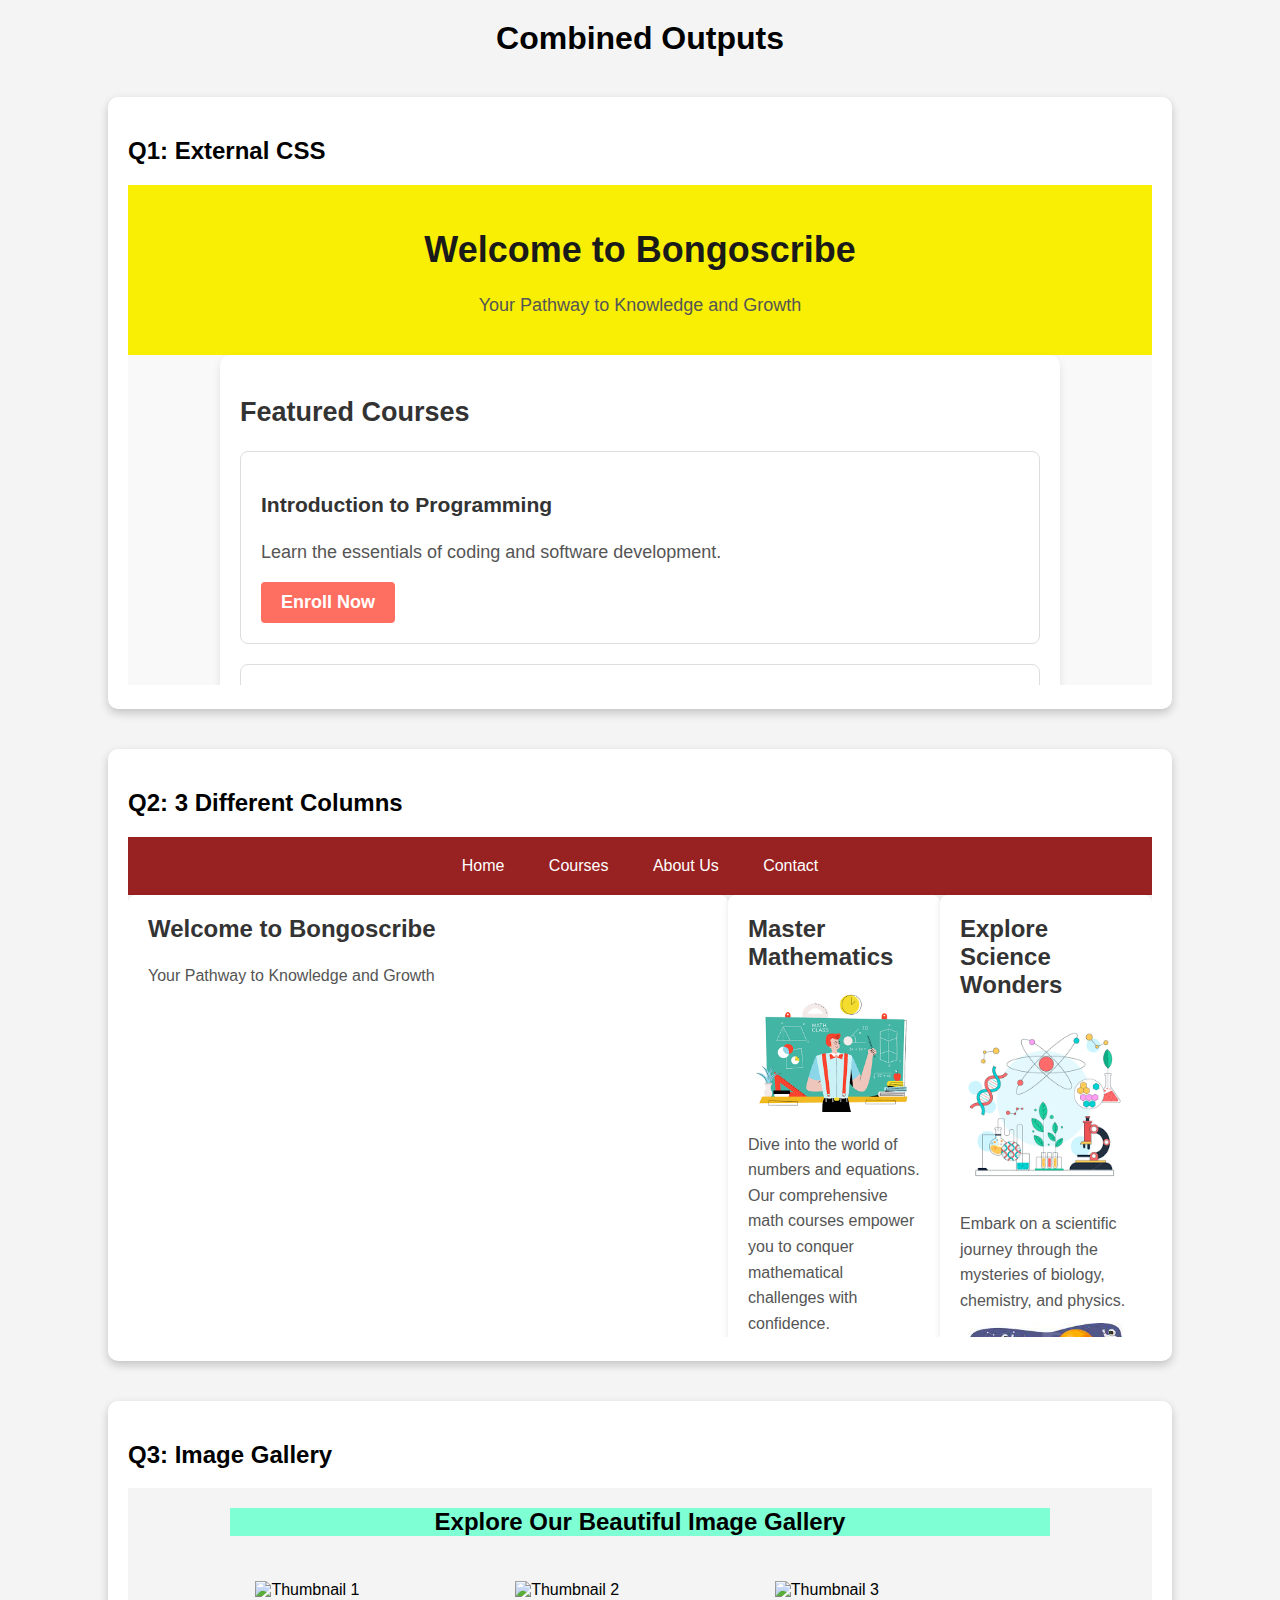
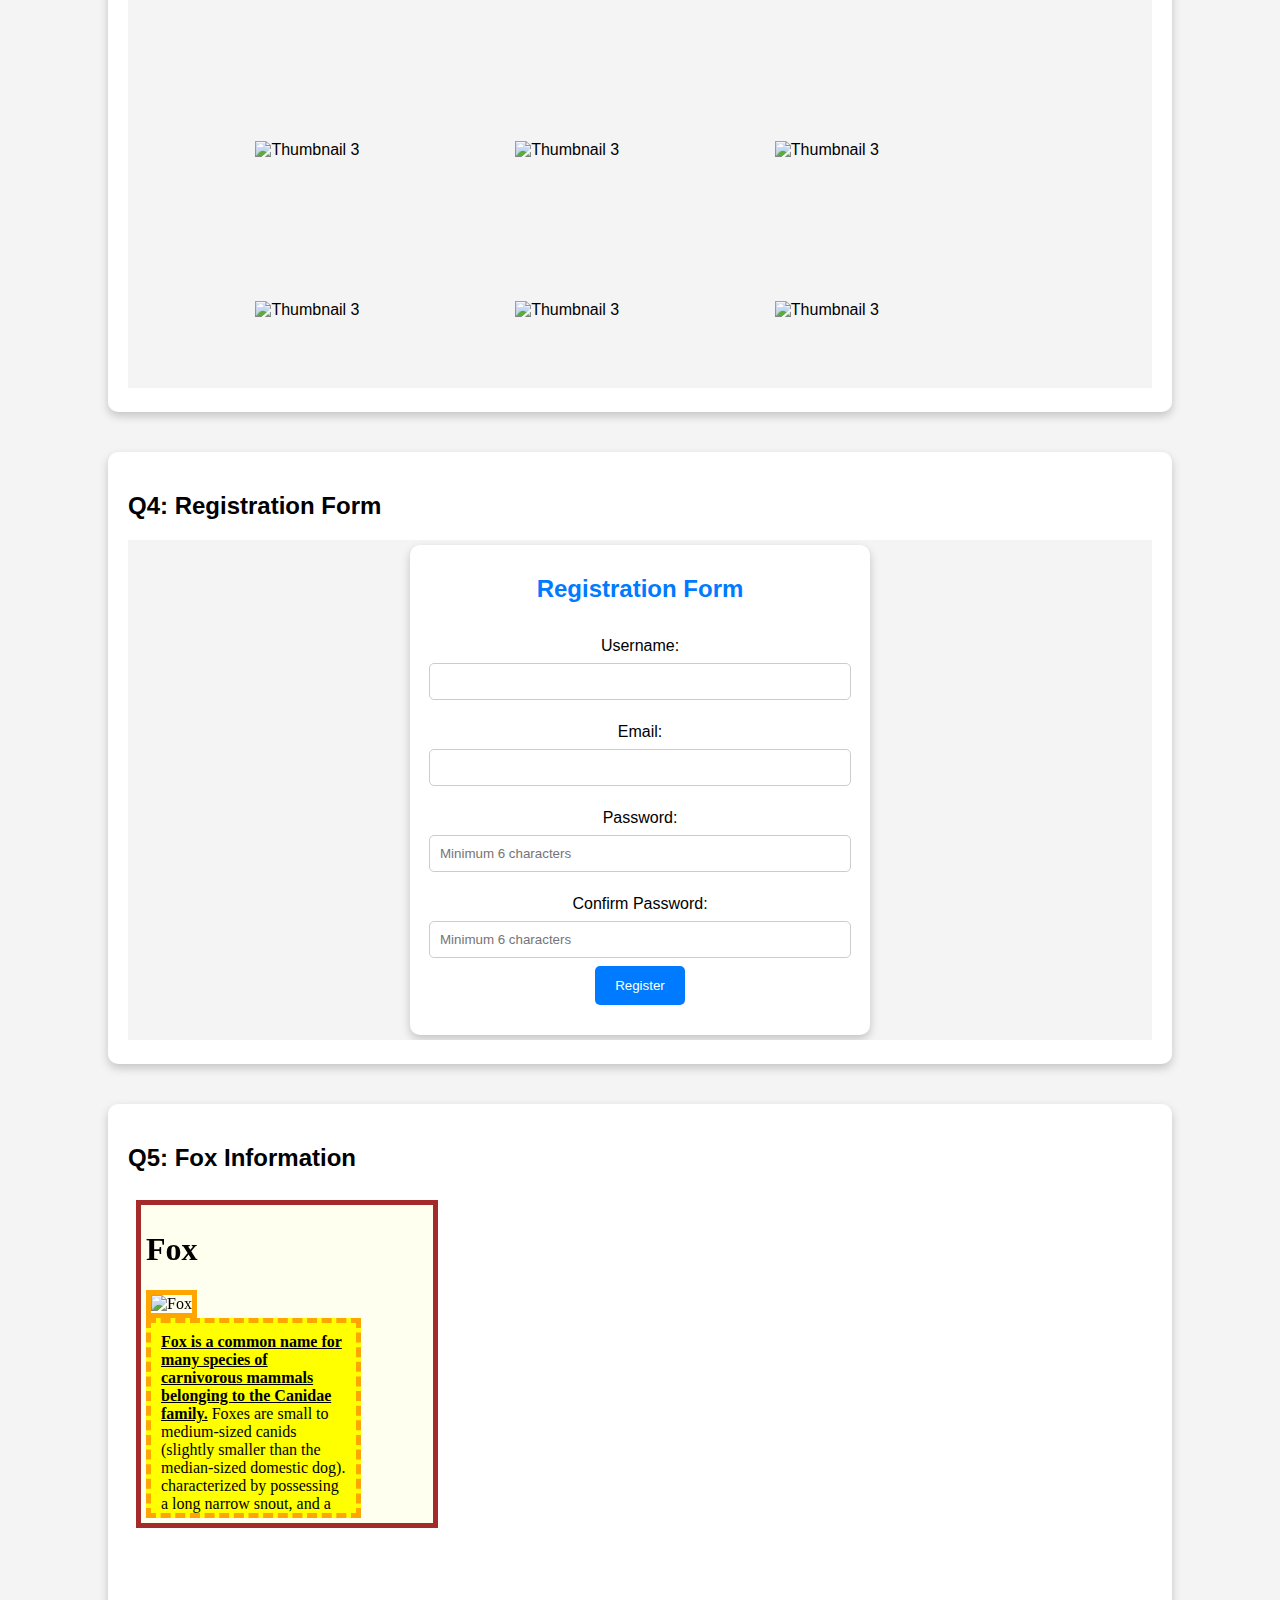
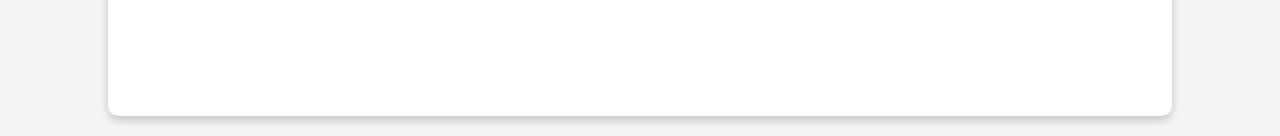
<file: index.html>
<!DOCTYPE html>
<html>
<head>
    <title>Combined Outputs</title>
    <style>
        /* Global styles */
        body {
            font-family: Arial, sans-serif;
            background-color: #f4f4f4;
            margin: 0;
            padding: 0;
            display: flex;
            flex-direction: column;
            align-items: center;
        }
        h1 {
            text-align: center;
            margin: 20px 0;
        }
        .section {
            width: 80%;
            max-width: 1200px;
            margin: 20px 0;
            padding: 20px;
            background-color: #fff;
            border-radius: 10px;
            box-shadow: 0 4px 10px rgba(0, 0, 0, 0.2);
        }
        iframe {
            border: none;
            width: 100%;
            height: 500px;
        }
    </style>
</head>
<body>

<h1>Combined Outputs</h1>

<div class="section">
    <h2>Q1: External CSS</h2>
    <iframe src="q1.html"></iframe>
</div>

<div class="section">
    <h2>Q2: 3 Different Columns</h2>
    <iframe src="q2.html"></iframe>
</div>

<div class="section">
    <h2>Q3: Image Gallery</h2>
    <iframe src="q3.html"></iframe>
</div>

<div class="section">
    <h2>Q4: Registration Form</h2>
    <iframe src="q4.html"></iframe>
</div>

<div class="section">
    <h2>Q5: Fox Information</h2>
    <iframe src="q5.html"></iframe>
</div>

</body>
</html>
</file>
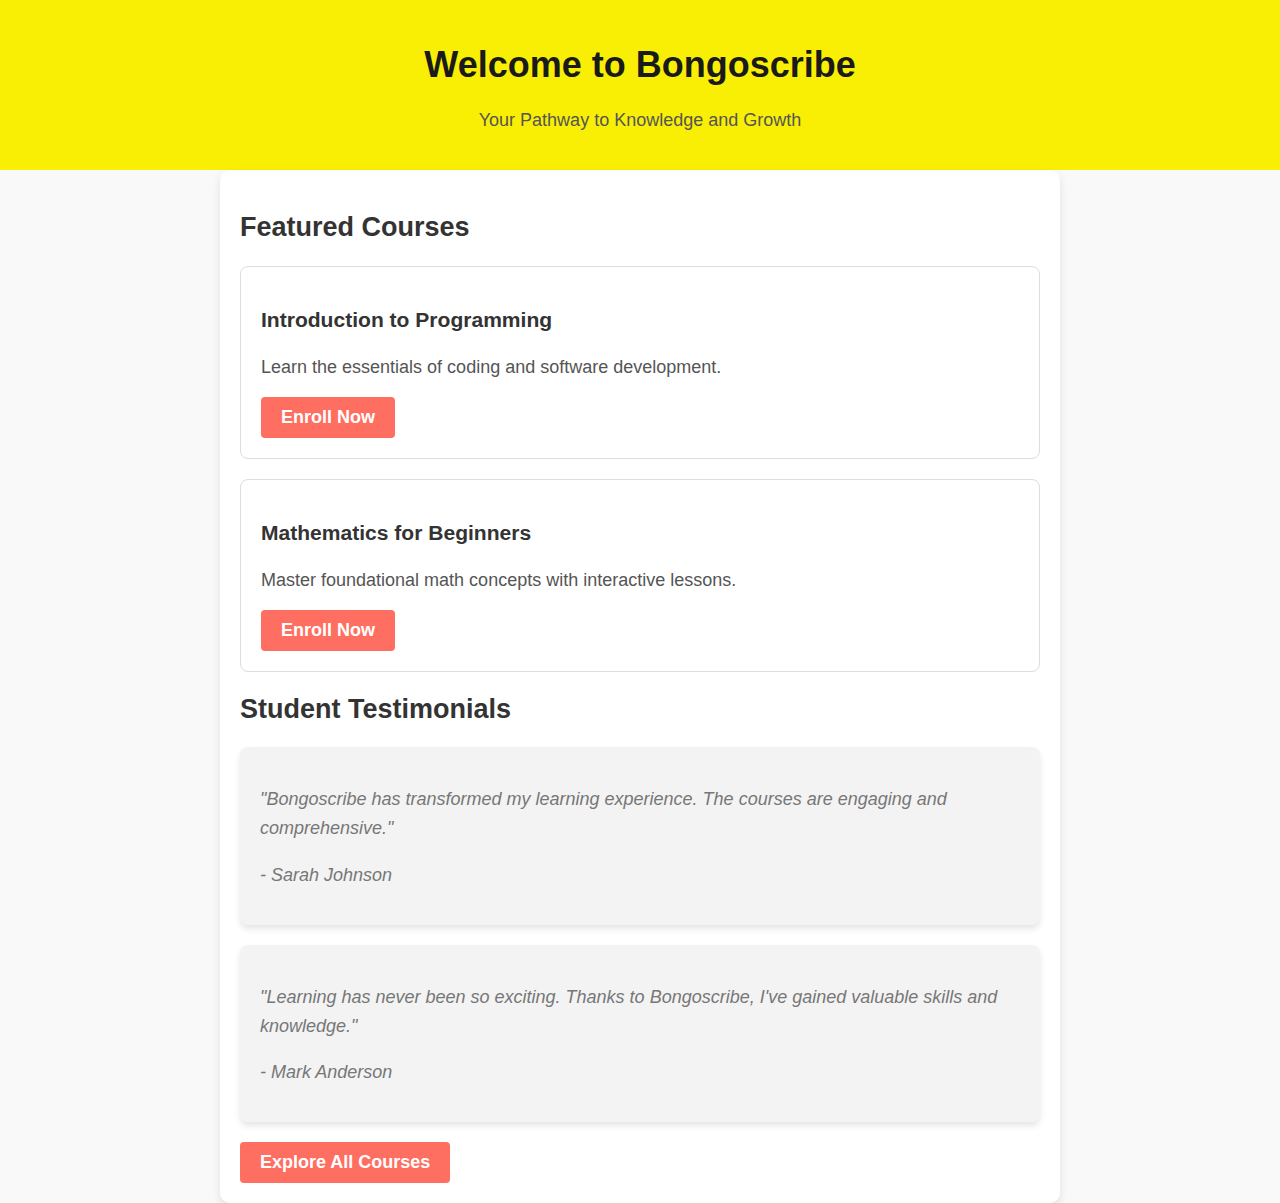
<file: q1.html>
<!DOCTYPE html>
<html lang="en">
<head>
  <meta charset="UTF-8">
  <meta name="viewport" content="width=device-width, initial-scale=1.0">
  <link rel="stylesheet" href="q1.css">
  <title>Educational Website</title>
</head>
<body>
  <div class="header">
    <h1>Welcome to Bongoscribe</h1>
    <p>Your Pathway to Knowledge and Growth</p>
  </div>
  
  <div class="container">
    <h2 class="section-title">Featured Courses</h2>
    <div class="course">
      <h3>Introduction to Programming</h3>
      <p>Learn the essentials of coding and software development.</p>
      <a class="button" href="#">Enroll Now</a>
    </div>
    
    <div class="course">
      <h3>Mathematics for Beginners</h3>
      <p>Master foundational math concepts with interactive lessons.</p>
      <a class="button" href="#">Enroll Now</a>
    </div>
    
    <h2 class="section-title">Student Testimonials</h2>
    <div class="testimonial">
      <p>"Bongoscribe has transformed my learning experience. The courses are engaging and comprehensive."</p>
      <p>- Sarah Johnson</p>
    </div>
    
    <div class="testimonial">
      <p>"Learning has never been so exciting. Thanks to Bongoscribe, I've gained valuable skills and knowledge."</p>
      <p>- Mark Anderson</p>
    </div>
    
    <a class="button" href="#">Explore All Courses</a>
  </div>
</body>
</html>
</file>
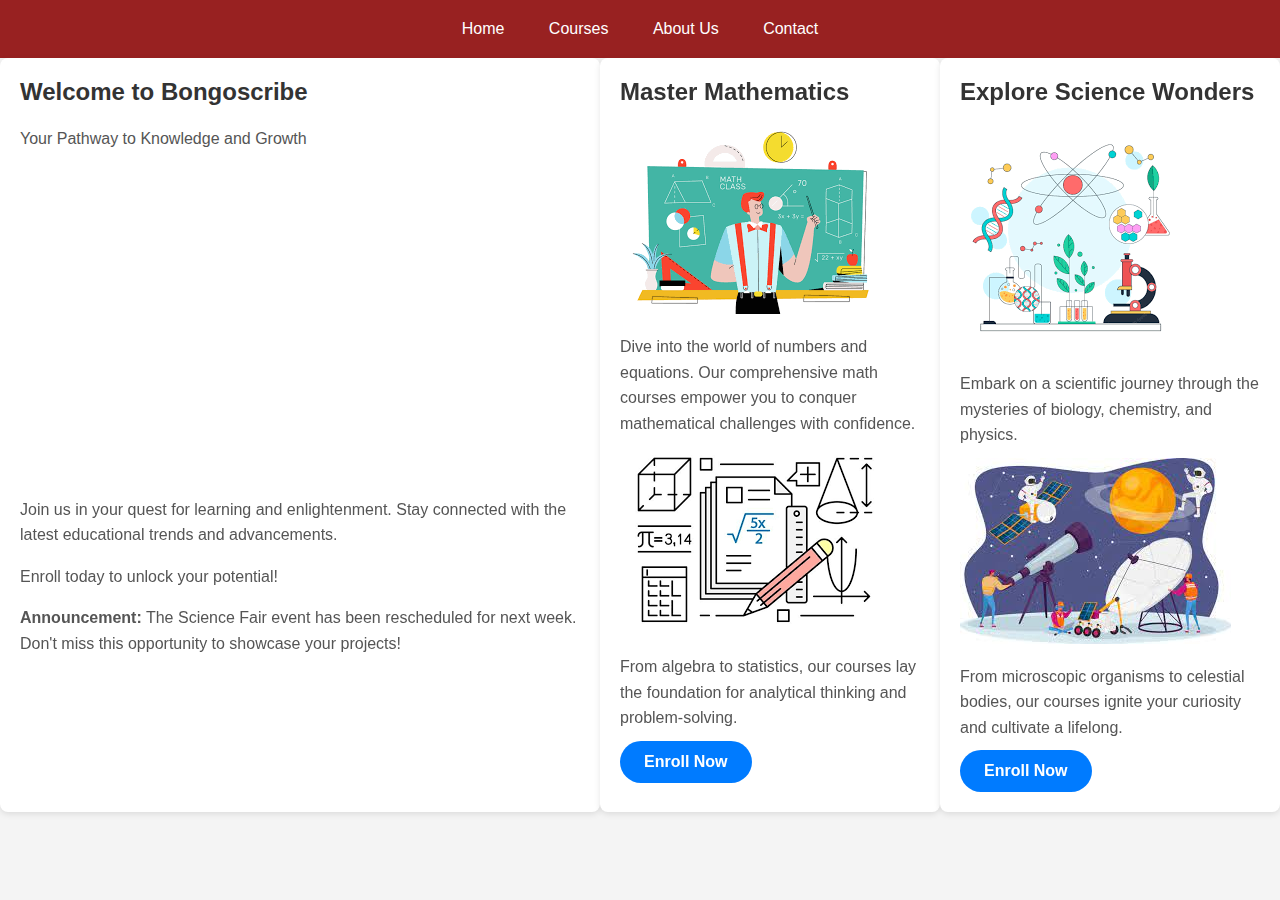
<file: q2.html>
<!DOCTYPE html>
<html lang="en">
<head>
  <meta charset="UTF-8">
  <meta name="viewport" content="width=device-width, initial-scale=1.0">
  <link rel="stylesheet" href="q2.css">
  <title>Educational Webpage</title>
</head>
<body>
  <div class="navbar">
    <a href="#">Home</a>
    <a href="#">Courses</a>
    <a href="#">About Us</a>
    <a href="#">Contact</a>
  </div>
  
  <div class="container">
    <div class="column">
        <h2>Welcome to Bongoscribe</h2>
        <p>Your Pathway to Knowledge and Growth</p>
        <iframe width="560" height="315" src="https://www.youtube.com/embed/7UIBIaEZVWw" title="YouTube video player" frameborder="0" allow="accelerometer; autoplay; clipboard-write; encrypted-media; gyroscope; picture-in-picture; web-share" allowfullscreen></iframe>
        <p>Join us in your quest for learning and enlightenment. Stay connected with the latest educational trends and advancements.</p>
        <p>Enroll today to unlock your potential!</p>
        <p><strong>Announcement:</strong> The Science Fair event has been rescheduled for next week. Don't miss this opportunity to showcase your projects!</p>
    </div>
    
    <div class="column">
        <h2>Master Mathematics</h2>
        <img src="math.jpg" alt="Mathematics">
        <p>Dive into the world of numbers and equations. Our comprehensive math courses empower you to conquer mathematical challenges with confidence.</p>
        <!-- <a href="#" class="button">Enroll Now</a> -->
        <img src="statistics.jpg" alt="Statistics">
        <p>From algebra to statistics, our courses lay the foundation for analytical thinking and problem-solving.</p>
        <a href="#" class="button">Enroll Now</a>
    </div>
    
    <div class="column">
        <h2>Explore Science Wonders</h2>
        <img src="science.jpg" alt="Science">
        <p>Embark on a scientific journey through the mysteries of biology, chemistry, and physics.</p>
        <!-- <a href="#" class="button">Enroll Now</a> -->
        <img src="astronomy.jpg" alt="Astronomy">
        <p>From microscopic organisms to celestial bodies, our courses ignite your curiosity and cultivate a lifelong.</p>
        <a href="#" class="button">Enroll Now</a>
    </div>
  </div>
</body>
</html>
</file>
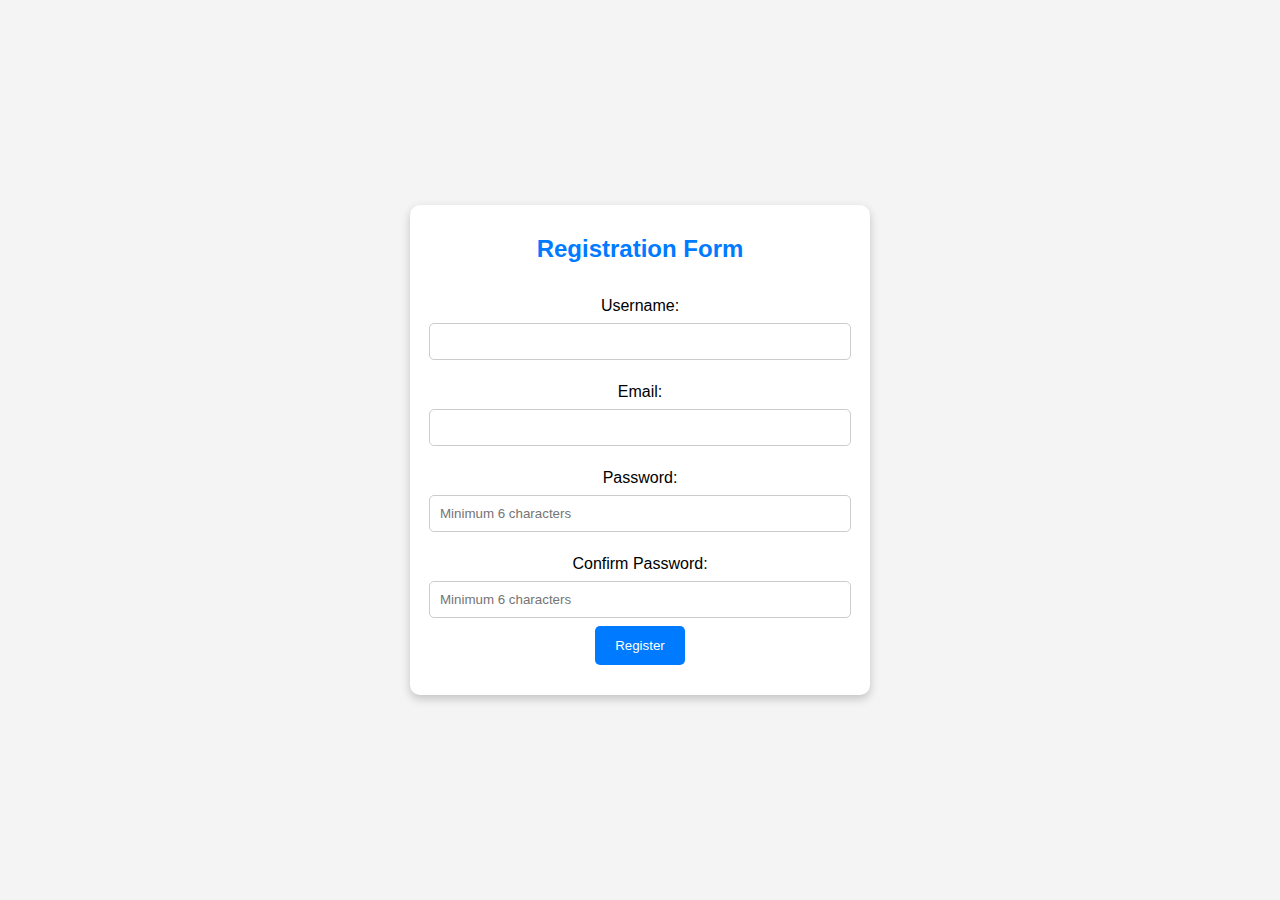
<file: q4.html>
<!DOCTYPE html>
<html lang="en">
<head>
  <meta charset="UTF-8">
  <meta name="viewport" content="width=device-width, initial-scale=1.0">
  <link rel="stylesheet" href="q4.css">
  <title>Registration Form</title>
</head>
<body>
  <div class="registration-form">
    <h2>Registration Form</h2>
    <form action="#" method="post" id="registration-form">
      <label for="username">Username:</label>
      <input type="text" id="username" name="username" required>
      
      <label for="email">Email:</label>
      <input type="email" id="email" name="email" required>
      
      <label for="password">Password:</label>
      <input type="password" id="password" name="password" required minlength="6" placeholder="Minimum 6 characters">
      
      <label for="confirm-password">Confirm Password:</label>
      <input type="password" id="confirm-password" name="confirm-password" required minlength="6" placeholder="Minimum 6 characters">
      
      <input type="submit" value="Register">
    </form>
  </div>
</body>
</html>
</file>
<file: q1.css>
/* styles.css */

body {
  background-color: #f9f9f9;
  font-family: 'Arial', sans-serif;
  font-size: 18px;
  color: #333;
  margin: 0;
  padding: 0;
}

.header {
  background-color: #f8ef04;
  color: #fff;
  text-align: center;
  padding: 20px 0;
}

.container {
  max-width: 800px;
  margin: 0 auto;
  padding: 20px;
  border-radius: 10px;
  box-shadow: 0 4px 8px rgba(0, 0, 0, 0.1);
  background-color: #fff;
}

h1 {
  font-size: 36px;
  margin-bottom: 20px;
  color: #1a1a1a;
}

p {
  line-height: 1.6;
  margin-bottom: 15px;
  color: #555;
}

.button {
  display: inline-block;
  background-color: #ff6f61;
  color: #fff;
  padding: 10px 20px;
  text-align: center;
  text-decoration: none;
  border-radius: 4px;
  font-weight: bold;
  transition: background-color 0.3s;
}

.button:hover {
  background-color: #731393;
}

.course {
  border: 1px solid #ddd;
  border-radius: 8px;
  padding: 20px;
  margin-bottom: 20px;
}

.testimonial {
  padding: 20px;
  background-color: #f3f3f3;
  border-radius: 8px;
  box-shadow: 0 4px 6px rgba(0, 0, 0, 0.1);
  margin-bottom: 20px;
}

.testimonial p {
  font-style: italic;
  color: #777;
}

/* Add more styles and customization as needed */
</file>
<file: q2.css>
/* style-02.css */

body {
  font-family: Arial, sans-serif;
  margin: 0;
  padding: 0;
  background-color: #f4f4f4;
}

.navbar {
  background-color: #982121;
  color: #fff;
  padding: 20px 0;
  text-align: center;
}

.navbar a {
  color: #fff;
  text-decoration: none;
  padding: 10px 20px;
  transition: background-color 0.3s;
}

.navbar a:hover {
  background-color: #781b1b;
}

.container {
  margin: 0;
  padding: 0;
  display: flex;
  justify-content: space-between;
}

.column {
  flex: 1;
  padding: 20px;
  border-radius: 8px;
  background-color: #fff;
  box-shadow: 0 2px 6px rgba(0, 0, 0, 0.1);
  transition: transform 0.3s, box-shadow 0.3s;
  margin-bottom: 20px;
}

.column:hover {
  transform: scale(1.05) translateY(-5px);
  box-shadow: 0 6px 10px rgba(0, 0, 0, 0.2);
}

.column img {
  max-width: 100%;
  height: auto;
  border-radius: 8px;
}

.column h2 {
  font-size: 24px;
  margin-top: 0;
  color: #333;
}

.column p {
  line-height: 1.6;
  margin-bottom: 10px;
  color: #555;
}

.button {
  display: inline-block;
  background-color: #007bff;
  color: #fff;
  padding: 12px 24px; /* Adjusted padding */
  text-align: center;
  text-decoration: none;
  border-radius: 25px; /* Increased border-radius for a rounder button */
  font-weight: bold;
  transition: background-color 0.3s, transform 0.3s;
}

.button:hover {
  background-color: #0056b3;
  transform: scale(1.05);
}
</file>
<file: q4.css>
/* style-04.css */

body {
  font-family: Arial, sans-serif;
  margin: 0;
  padding: 0;
  display: flex;
  justify-content: center;
  align-items: center;
  min-height: 100vh;
  background-color: #f4f4f4;
}

.registration-form {
  background-color: #fff;
  padding: 30px;
  border-radius: 10px;
  box-shadow: 0 4px 10px rgba(0, 0, 0, 0.2);
  text-align: center;
  width: 400px; /* Increased width */
}

h2 {
  margin-top: 0;
  color: #007bff; /* Attractive color */
}

form {
  display: flex;
  flex-direction: column;
  align-items: center;
}

label {
  margin-top: 15px; /* Increased margin */
}

input[type="text"],
input[type="email"],
input[type="password"] {
  width: 100%;
  padding: 10px;
  margin: 8px 0;
  border: 1px solid #ccc;
  border-radius: 5px;
  transition: border-color 0.3s, box-shadow 0.3s;
}

input[type="text"]:hover,
input[type="email"]:hover,
input[type="password"]:hover {
  border-color: #007bff;
  box-shadow: 0 0 5px rgba(0, 123, 255, 0.3);
}

input[type="text"]:focus,
input[type="email"]:focus,
input[type="password"]:focus {
  border-color: #007bff;
  box-shadow: 0 0 8px rgba(0, 123, 255, 0.5);
}

input[type="submit"] {
  background-color: #007bff;
  color: #fff;
  padding: 12px 20px;
  border: none;
  border-radius: 5px;
  cursor: pointer;
  transition: background-color 0.3s;
}

input[type="submit"]:hover {
  background-color: #0056b3;
}
</file>
